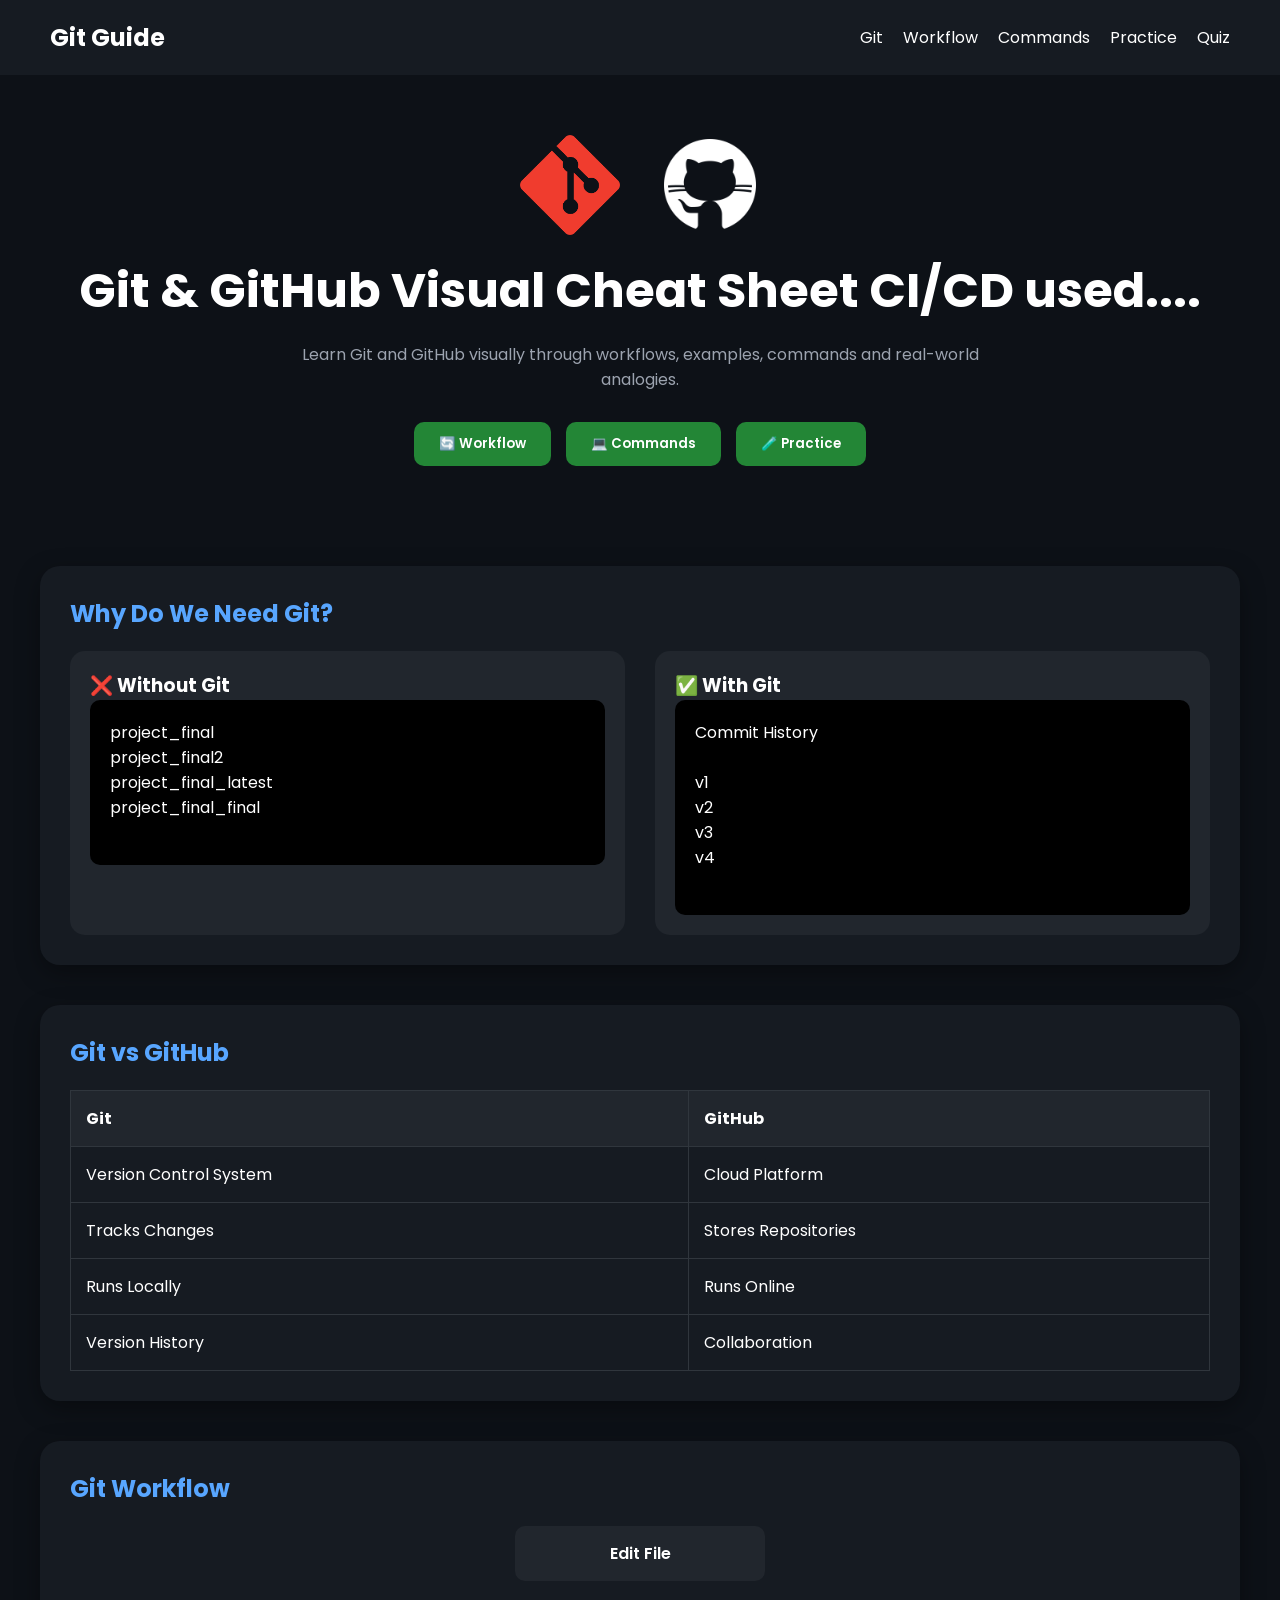
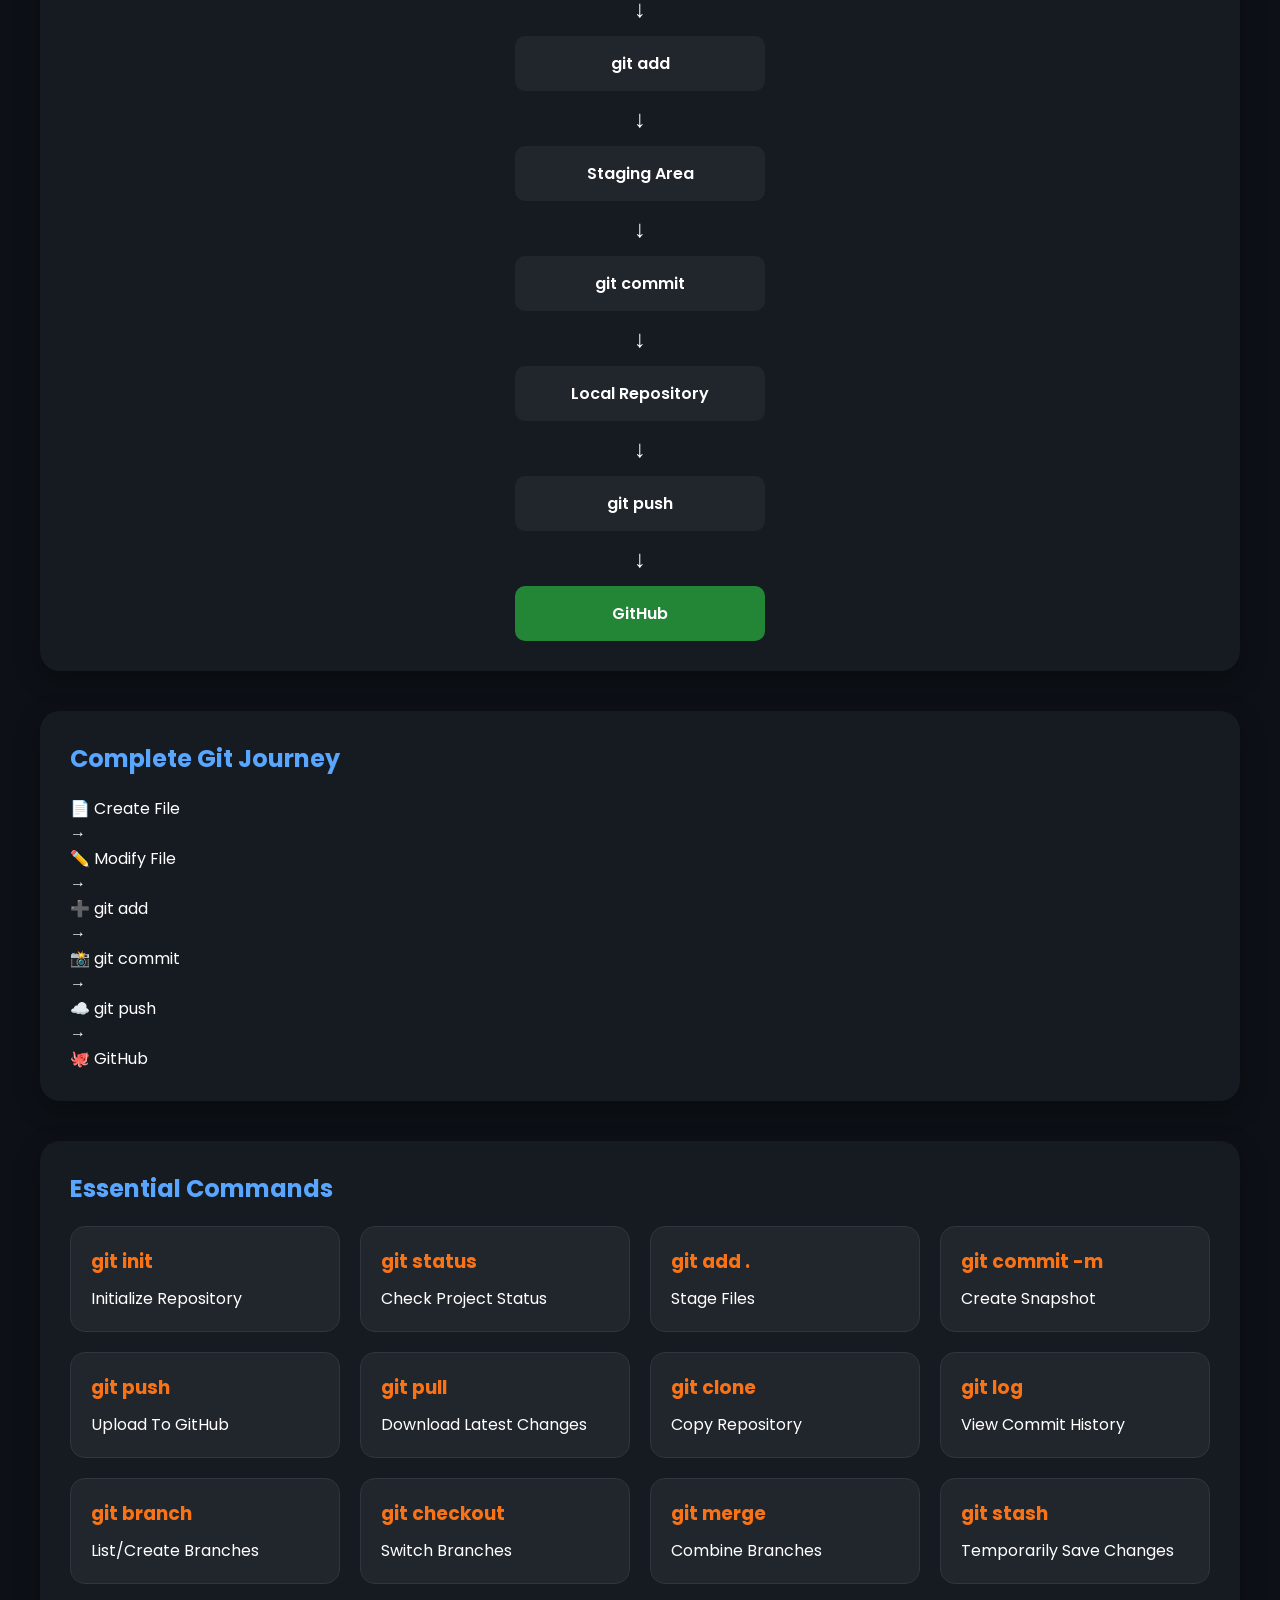
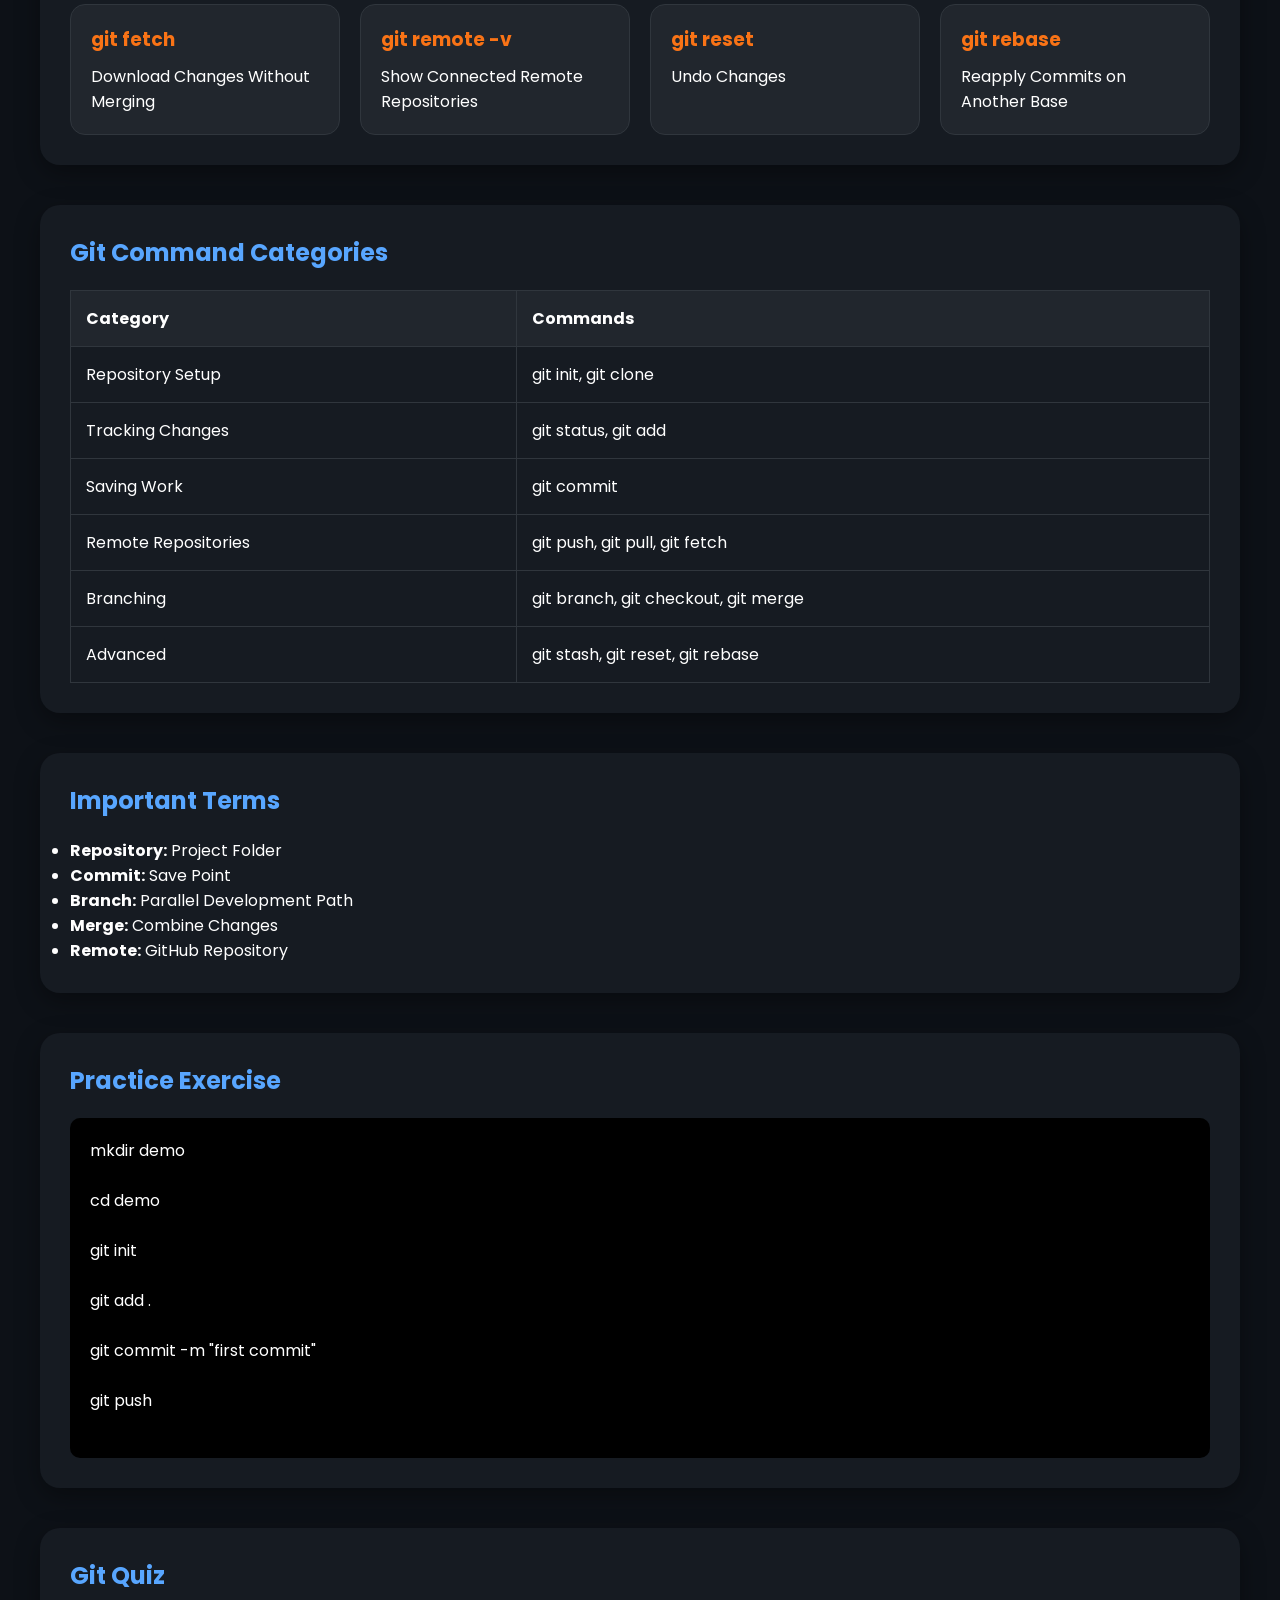
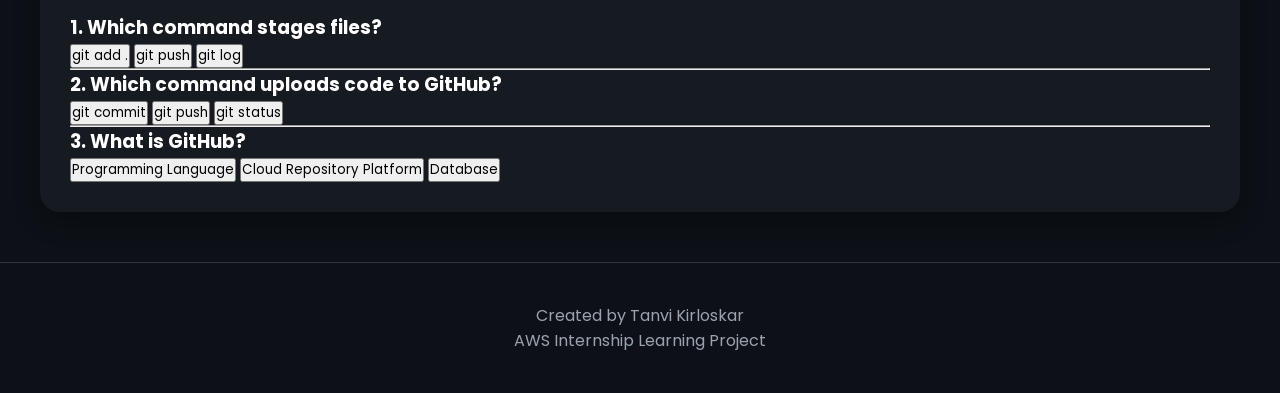
<file: index.html>
<!DOCTYPE html>
<html lang="en">

<head>
    <meta charset="UTF-8">
    <meta name="viewport" content="width=device-width, initial-scale=1.0">
    <title>Git & GitHub Visual Guide</title>

    <link rel="stylesheet" href="style.css">

    <link href="https://fonts.googleapis.com/css2?family=Poppins:wght@300;400;500;600;700&display=swap"
        rel="stylesheet">
</head>

<body>

    <nav>
        <h2>Git Guide</h2>

        <ul>
            <li><a href="#git">Git</a></li>
            <li><a href="#workflow">Workflow</a></li>
            <li><a href="#commands">Commands</a></li>
            <li><a href="#practice">Practice</a></li>
            <li><a href="quiz.html">Quiz</a></li>
        </ul>
    </nav>

    <header class="hero">

        <div class="logos">
            <img src="images/git-logo.png" alt="Git">
            <img src="images/github-logo.png" alt="GitHub">
        </div>

        <h1>Git & GitHub Visual Cheat Sheet CI/CD used....</h1>

        <p>
            Learn Git and GitHub visually through workflows,
            examples, commands and real-world analogies.
        </p>

        <div class="hero-buttons">

            <a href="#workflow">
                <button>🔄 Workflow</button>
            </a>

            <a href="#commands">
                <button>💻 Commands</button>
            </a>

            <a href="#practice">
                <button>🧪 Practice</button>
            </a>

        </div>

    </header>

    <section id="git" class="card">

        <h2>Why Do We Need Git?</h2>

        <div class="compare">

            <div class="bad">
                <h3>❌ Without Git</h3>

                <pre>
project_final
project_final2
project_final_latest
project_final_final
                </pre>

            </div>

            <div class="good">
                <h3>✅ With Git</h3>

                <pre>
Commit History

v1
v2
v3
v4
                </pre>

            </div>

        </div>

    </section>

    <section class="card">

        <h2>Git vs GitHub</h2>

        <table>

            <tr>
                <th>Git</th>
                <th>GitHub</th>
            </tr>

            <tr>
                <td>Version Control System</td>
                <td>Cloud Platform</td>
            </tr>

            <tr>
                <td>Tracks Changes</td>
                <td>Stores Repositories</td>
            </tr>

            <tr>
                <td>Runs Locally</td>
                <td>Runs Online</td>
            </tr>

            <tr>
                <td>Version History</td>
                <td>Collaboration</td>
            </tr>

        </table>

    </section>

    <section id="workflow" class="card">

        <h2>Git Workflow</h2>

        <div class="workflow">

            <div class="step">Edit File</div>
            <div class="arrow">↓</div>

            <div class="step">git add</div>
            <div class="arrow">↓</div>

            <div class="step">Staging Area</div>
            <div class="arrow">↓</div>

            <div class="step">git commit</div>
            <div class="arrow">↓</div>

            <div class="step">Local Repository</div>
            <div class="arrow">↓</div>

            <div class="step">git push</div>
            <div class="arrow">↓</div>

            <div class="step github">GitHub</div>

        </div>

    </section>

    <section class="card">

        <h2>Complete Git Journey</h2>

        <div class="journey">

            <div class="journey-step">📄 Create File</div>
            <div class="journey-arrow">→</div>

            <div class="journey-step">✏️ Modify File</div>
            <div class="journey-arrow">→</div>

            <div class="journey-step">➕ git add</div>
            <div class="journey-arrow">→</div>

            <div class="journey-step">📸 git commit</div>
            <div class="journey-arrow">→</div>

            <div class="journey-step">☁️ git push</div>
            <div class="journey-arrow">→</div>

            <div class="journey-step github-step">🐙 GitHub</div>

        </div>

    </section>

    <section id="commands" class="card">

        <h2>Essential Commands</h2>

        <div class="commands">

            <div class="command">
                <h3>git init</h3>
                <p>Initialize Repository</p>
            </div>

            <div class="command">
                <h3>git status</h3>
                <p>Check Project Status</p>
            </div>

            <div class="command">
                <h3>git add .</h3>
                <p>Stage Files</p>
            </div>

            <div class="command">
                <h3>git commit -m</h3>
                <p>Create Snapshot</p>
            </div>

            <div class="command">
                <h3>git push</h3>
                <p>Upload To GitHub</p>
            </div>

            <div class="command">
                <h3>git pull</h3>
                <p>Download Latest Changes</p>
            </div>

            <div class="command">
                <h3>git clone</h3>
                <p>Copy Repository</p>
            </div>

            <div class="command">
                <h3>git log</h3>
                <p>View Commit History</p>
            </div>

            <div class="command">
                <h3>git branch</h3>
                <p>List/Create Branches</p>
            </div>

            <div class="command">
                <h3>git checkout</h3>
                <p>Switch Branches</p>
            </div>

            <div class="command">
                <h3>git merge</h3>
                <p>Combine Branches</p>
            </div>

            <div class="command">
                <h3>git stash</h3>
                <p>Temporarily Save Changes</p>
            </div>

            <div class="command">
                <h3>git fetch</h3>
                <p>Download Changes Without Merging</p>
            </div>

            <div class="command">
                <h3>git remote -v</h3>
                <p>Show Connected Remote Repositories</p>
            </div>

            <div class="command">
                <h3>git reset</h3>
                <p>Undo Changes</p>
            </div>

            <div class="command">
                <h3>git rebase</h3>
                <p>Reapply Commits on Another Base</p>
            </div>

        </div>

    </section>

    <section class="card">

    <h2>Git Command Categories</h2>

    <table>

    <tr>
    <th>Category</th>
    <th>Commands</th>
    </tr>

    <tr>
    <td>Repository Setup</td>
    <td>git init, git clone</td>
    </tr>

    <tr>
    <td>Tracking Changes</td>
    <td>git status, git add</td>
    </tr>

    <tr>
    <td>Saving Work</td>
    <td>git commit</td>
    </tr>

    <tr>
    <td>Remote Repositories</td>
    <td>git push, git pull, git fetch</td>
    </tr>

    <tr>
    <td>Branching</td>
    <td>git branch, git checkout, git merge</td>
    </tr>

    <tr>
    <td>Advanced</td>
    <td>git stash, git reset, git rebase</td>
    </tr>

    </table>

    </section>

    <section class="card">

        <h2>Important Terms</h2>

        <ul>
            <li><b>Repository:</b> Project Folder</li>
            <li><b>Commit:</b> Save Point</li>
            <li><b>Branch:</b> Parallel Development Path</li>
            <li><b>Merge:</b> Combine Changes</li>
            <li><b>Remote:</b> GitHub Repository</li>
        </ul>

    </section>

    <section id="practice" class="card">

        <h2>Practice Exercise</h2>

        <pre>
mkdir demo

cd demo

git init

git add .

git commit -m "first commit"

git push
        </pre>

    </section>

    <section class="card">

        <h2>Git Quiz</h2>

        <div class="question">

            <h3>1. Which command stages files?</h3>

            <button onclick="checkAnswer(this,true)">git add .</button>
            <button onclick="checkAnswer(this,false)">git push</button>
            <button onclick="checkAnswer(this,false)">git log</button>

        </div>

        <hr>

        <div class="question">

            <h3>2. Which command uploads code to GitHub?</h3>

            <button onclick="checkAnswer(this,false)">git commit</button>
            <button onclick="checkAnswer(this,true)">git push</button>
            <button onclick="checkAnswer(this,false)">git status</button>

        </div>

        <hr>

        <div class="question">

            <h3>3. What is GitHub?</h3>

            <button onclick="checkAnswer(this,false)">Programming Language</button>
            <button onclick="checkAnswer(this,true)">Cloud Repository Platform</button>
            <button onclick="checkAnswer(this,false)">Database</button>

        </div>

    </section>

    <footer>
        <p>Created by Tanvi Kirloskar</p>
        <p>AWS Internship Learning Project</p>
    </footer>

    <script src="script.js"></script>

</body>

</html>
</file>
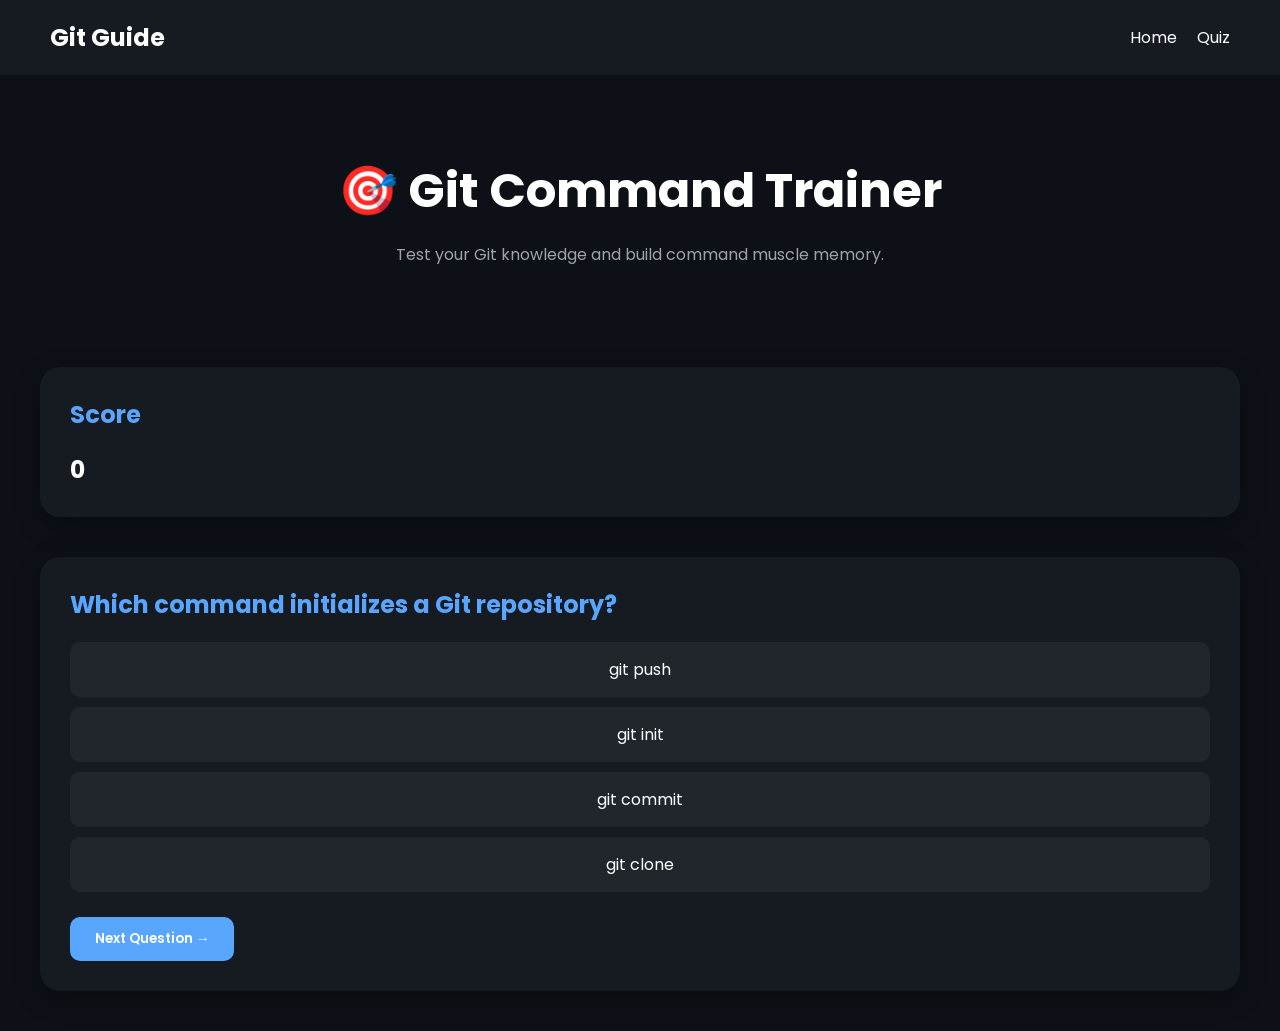
<file: quiz.html>
<!DOCTYPE html>
<html lang="en">

<head>

<meta charset="UTF-8">
<meta name="viewport" content="width=device-width, initial-scale=1.0">

<title>Git Command Trainer</title>

<link rel="stylesheet" href="style.css">

<link href="https://fonts.googleapis.com/css2?family=Poppins:wght@300;400;500;600;700&display=swap" rel="stylesheet">

</head>

<body>

<nav>

<h2>Git Guide</h2>

<ul>
<li><a href="index.html">Home</a></li>
<li><a href="quiz.html">Quiz</a></li>
</ul>

</nav>

<header class="hero">

<h1>🎯 Git Command Trainer</h1>

<p>
Test your Git knowledge and build command muscle memory.
</p>

</header>

<section class="card">

<h2>Score</h2>

<h1 id="score">0</h1>

</section>

<section class="card">

<h2 id="question">
Loading Question...
</h2>

<div id="answers"></div>

<br>

<button id="nextBtn">
Next Question →
</button>

</section>

<script src="quiz.js"></script>

</body>

</html>
</file>
<file: style.css>
*{
margin:0;
padding:0;
box-sizing:border-box;
font-family:'Poppins',sans-serif;
scroll-behavior:smooth;
}

body{
background:#0d1117;
color:white;
}

nav{
display:flex;
justify-content:space-between;
align-items:center;
padding:20px 50px;
background:#161b22;
position:sticky;
top:0;
}

nav ul{
display:flex;
gap:20px;
list-style:none;
}

nav a{
color:white;
text-decoration:none;
}

.hero{
text-align:center;
padding:60px 20px;
}

.hero h1{
font-size:3rem;
margin-top:20px;
}

.hero p{
margin-top:15px;
color:#9ca3af;
max-width:700px;
margin-left:auto;
margin-right:auto;
}

.logos{
display:flex;
justify-content:center;
gap:40px;
}

.logos img{
width:100px;
height:100px;
object-fit:contain;
}
.card{
max-width:1200px;
margin:40px auto;
background:#161b22;
padding:30px;
border-radius:20px;
}

.card h2{
margin-bottom:20px;
color:#58a6ff;
}

.compare{
display:grid;
grid-template-columns:1fr 1fr;
gap:30px;
}

.bad,
.good{
padding:20px;
border-radius:15px;
background:#21262d;
}

table{
width:100%;
border-collapse:collapse;
}

table th,
table td{
border:1px solid #30363d;
padding:15px;
text-align:left;
}

table th{
background:#21262d;
}

.workflow{
display:flex;
flex-direction:column;
align-items:center;
gap:10px;
}

.step{
background:#21262d;
padding:15px 30px;
border-radius:12px;
width:250px;
text-align:center;
font-weight:600;
transition:0.3s;
}

.step:hover{
transform:scale(1.05);
}

.github{
background:#238636;
}

.arrow{
font-size:24px;
}

.commands{
display:grid;
grid-template-columns:repeat(auto-fit,minmax(250px,1fr));
gap:20px;
}

.command{
background:#21262d;
padding:20px;
border-radius:15px;
transition:0.3s;
border:1px solid #30363d;
}

.command:hover{
transform:translateY(-5px);
border-color:#58a6ff;
}

.command h3{
color:#f97316;
margin-bottom:10px;
}

pre{
background:black;
padding:20px;
border-radius:10px;
overflow:auto;
}

footer{
margin-top:50px;
text-align:center;
padding:40px;
color:#9ca3af;
border-top:1px solid #30363d;
}

@media(max-width:768px){

.compare{
grid-template-columns:1fr;
}

nav{
flex-direction:column;
gap:15px;
}
nav a{
color:white;
text-decoration:none;
transition:0.3s;
}

nav a:hover{
color:#58a6ff;
}

.hero h1{
font-size:3rem;
margin-top:20px;
background:linear-gradient(
90deg,
#58a6ff,
#22c55e,
#f97316
);
-webkit-background-clip:text;
-webkit-text-fill-color:transparent;
}

}

*{
margin:0;
padding:0;
box-sizing:border-box;
font-family:'Poppins',sans-serif;
scroll-behavior:smooth;
}

body{
background:#0d1117;
color:white;
}

nav{
display:flex;
justify-content:space-between;
align-items:center;
padding:20px 50px;
background:#161b22;
position:sticky;
top:0;
}

nav ul{
display:flex;
gap:20px;
list-style:none;
}

nav a{
color:white;
text-decoration:none;
}

.hero{
text-align:center;
padding:60px 20px;
}

.hero h1{
font-size:3rem;
margin-top:20px;
}

.hero p{
margin-top:15px;
color:#9ca3af;
max-width:700px;
margin-left:auto;
margin-right:auto;
}

.logos{
display:flex;
justify-content:center;
gap:40px;
}

.logos img{
width:100px;
height:100px;
object-fit:contain;
}
.card{
max-width:1200px;
margin:40px auto;
background:#161b22;
padding:30px;
border-radius:20px;
}

.card h2{
margin-bottom:20px;
color:#58a6ff;
}

.compare{
display:grid;
grid-template-columns:1fr 1fr;
gap:30px;
}

.bad,
.good{
padding:20px;
border-radius:15px;
background:#21262d;
}

table{
width:100%;
border-collapse:collapse;
}

table th,
table td{
border:1px solid #30363d;
padding:15px;
text-align:left;
}

table th{
background:#21262d;
}

.workflow{
display:flex;
flex-direction:column;
align-items:center;
gap:10px;
}

.step{
background:#21262d;
padding:15px 30px;
border-radius:10px;
width:250px;
text-align:center;
}

.github{
background:#238636;
}

.arrow{
font-size:24px;
}

.commands{
display:grid;
grid-template-columns:repeat(auto-fit,minmax(250px,1fr));
gap:20px;
}

.command{
background:#21262d;
padding:20px;
border-radius:15px;
transition:0.3s;
}

.command:hover{
transform:translateY(-5px);
}

.command h3{
color:#f97316;
margin-bottom:10px;
}

pre{
background:black;
padding:20px;
border-radius:10px;
overflow:auto;
}

footer{
text-align:center;
padding:40px;
color:#9ca3af;
}

@media(max-width:768px){

.compare{
grid-template-columns:1fr;
}

nav{
flex-direction:column;
gap:15px;
}

.hero h1{
font-size:2rem;
}

}

.hero-buttons{
margin-top:30px;
display:flex;
justify-content:center;
gap:15px;
flex-wrap:wrap;
}

.hero-buttons button{
padding:12px 25px;
border:none;
border-radius:10px;
background:#238636;
color:white;
font-weight:600;
cursor:pointer;
transition:0.3s;
}

.hero-buttons button:hover{
transform:translateY(-3px);
background:#2ea043;
}

.card{
box-shadow:0 8px 25px rgba(0,0,0,0.35);
transition:0.3s;
}

.card:hover{
transform:translateY(-3px);
}

::-webkit-scrollbar{
width:10px;
}

::-webkit-scrollbar-track{
background:#161b22;
}

::-webkit-scrollbar-thumb{
background:#58a6ff;
border-radius:10px;
}

.quiz-btn{
display:block;
width:100%;
margin-top:10px;
padding:15px;
border:none;
border-radius:10px;
background:#21262d;
color:white;
cursor:pointer;
font-size:16px;
transition:0.3s;
}

.quiz-btn:hover{
background:#30363d;
}

#nextBtn{
padding:12px 25px;
border:none;
border-radius:10px;
background:#58a6ff;
color:white;
cursor:pointer;
font-weight:600;
}

.progress{
height:20px;
background:#30363d;
border-radius:20px;
overflow:hidden;
}

.progress-fill{
height:100%;
width:0%;
background:#238636;
transition:0.3s;
}
.score-box{
text-align:center;
font-size:2rem;
font-weight:bold;
}
.result{
font-size:2rem;
text-align:center;
margin-top:20px;
}
</file>
